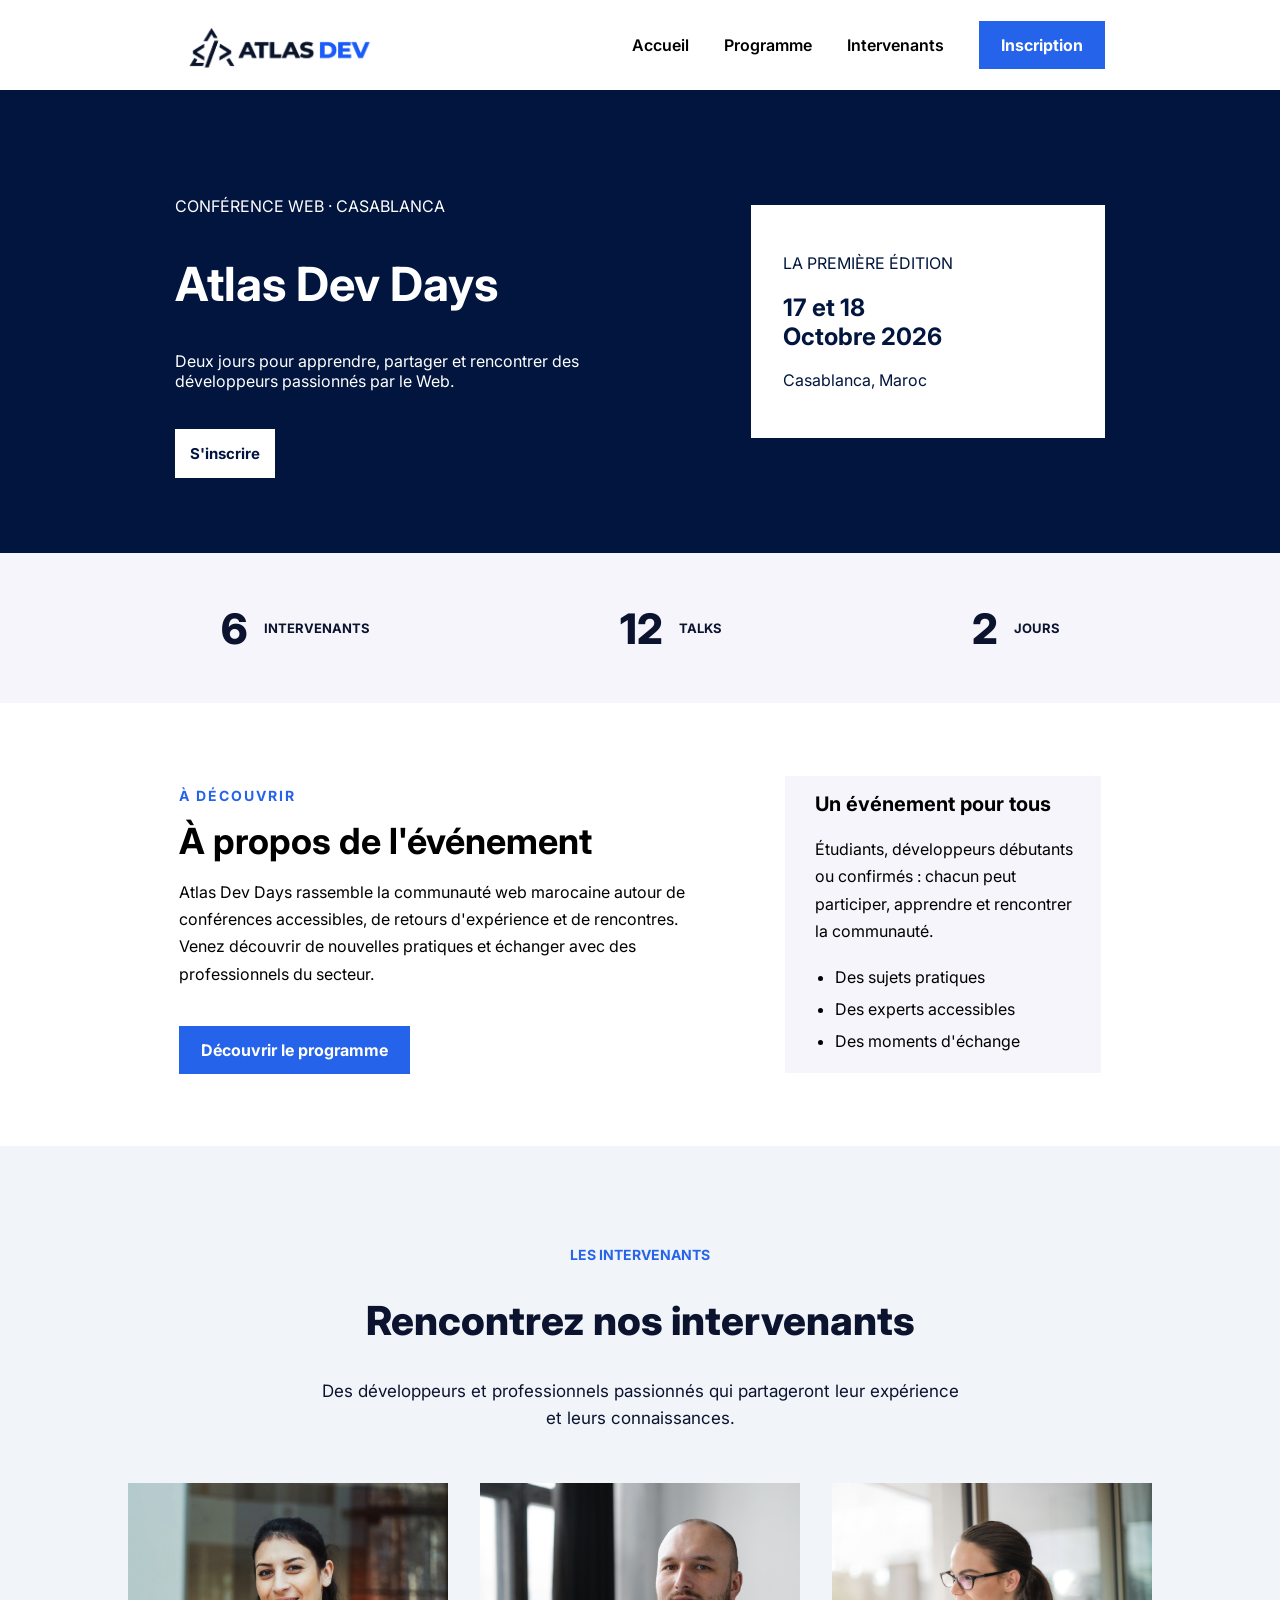
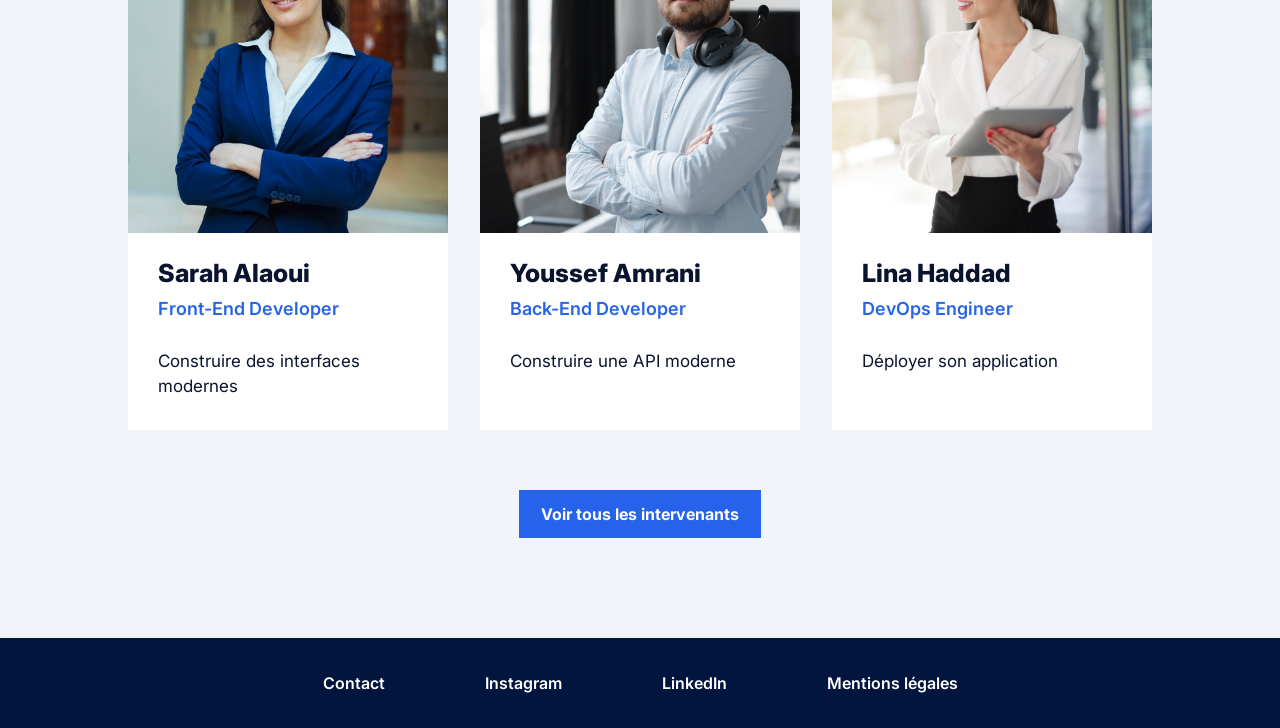
<file: index.html>
<!doctype html>
<html lang="fr">
  <head>
    <meta charset="UTF-8" />
    <meta name="viewport" content="width=device-width, initial-scale=1.0" />
    <meta
      name="description"
      content="Découvrez Atlas Dev Days 2026 à Casablanca : deux jours de conférences web, de rencontres et de partage avec des développeurs passionnés."
    />
    <title>Atlas Dev Days 2026 | Accueil</title>
    <link rel="stylesheet" href="css/style.css" />
  </head>

  <body>
    <header>
      <img src="assets/images/logo.png" alt="logo" class="image" />
      <nav>
        <a href="index.html"> Accueil</a>
        <a href="programme.html"> Programme</a>
        <a href="intervenants.html"> Intervenants</a>
        <a href="inscription.html" class="btn"> Inscription</a>
      </nav>
    </header>
    <main>
      <section class="hero">
        <div class="hero-content">
          <div class="hero-text">
            <p class="label">CONFÉRENCE WEB · CASABLANCA</p>
            <h1>Atlas Dev Days</h1>
            <p>
              Deux jours pour apprendre, partager et rencontrer des développeurs
              passionnés par le Web.
            </p>
            <p>
              <br />
            </p>
            <a href="inscription.html" class="button">S'inscrire</a>
          </div>
          <div class="hero-info">
            <p class="label">LA PREMIÈRE ÉDITION</p>
            <h2>17 et 18<br />Octobre 2026</h2>
            <p>Casablanca, Maroc</p>
          </div>
        </div>
      </section>
      <section class="stats">
        <div class="stats-div">
          <p>6</p>
          <p>INTERVENANTS</p>
        </div>
        <div class="stats-div">
          <p>12</p>
          <p>TALKS</p>
        </div>
        <div class="stats-div">
          <p>2</p>
          <p>JOURS</p>
        </div>
      </section>
      <section class="event">
        <div class="left">
          <p>À DÉCOUVRIR</p>
          <p>À propos de l'événement</p>
          <p>
            Atlas Dev Days rassemble la communauté web marocaine autour de
            conférences accessibles, de retours d'expérience et de rencontres.
            Venez découvrir de nouvelles pratiques et échanger avec des
            professionnels du secteur.
          </p>
          <p><br /></p>
          <p>
            <a href="programme.html" class="btn">Découvrir le programme</a>
          </p>
        </div>
        <div class="right">
          <h2>Un événement pour tous</h2>
          <p>
            Étudiants, développeurs débutants ou confirmés : chacun peut
            participer, apprendre et rencontrer la communauté.
          </p>

          <ul>
            <li>Des sujets pratiques</li> 
            <li>Des experts accessibles</li>
            <li>Des moments d'échange</li>
          </ul>
        </div>
      </section>
      <section class="speakers">
        <div class="speakers-header">
          <p>LES INTERVENANTS</p>
          <h2>Rencontrez nos intervenants</h2>
          <p>
            Des développeurs et professionnels passionnés qui partageront leur
            expérience et leurs connaissances.
          </p>
        </div>

        <div class="speakers-container">
          <div class="speaker-card">
            <img src="assets/images/SarahAlaoui.jpg" alt="Sarah Alaoui" />

            <div class="speaker-info">
              <h3>Sarah Alaoui</h3>
              <p class="speaker-role">Front-End Developer</p>
              <p>Construire des interfaces modernes</p>
            </div>
          </div>

          <div class="speaker-card">
            <img src="assets/images/youssefAmrani.jpg" alt="Youssef Amrani" />

            <div class="speaker-info">
              <h3>Youssef Amrani</h3>
              <p class="speaker-role">Back-End Developer</p>
              <p>Construire une API moderne</p>
            </div>
          </div>

          <div class="speaker-card">
            <img src="assets/images/linaHaddad.jpg" alt="Lina Haddad" />

            <div class="speaker-info">
              <h3>Lina Haddad</h3>
              <p class="speaker-role">DevOps Engineer</p>
              <p>Déployer son application</p>
            </div>
          </div>
        </div>
        <div class="last-btn">
          <a href="intervenants.html" class="btn">
            Voir tous les intervenants
          </a>
        </div>
      </section>
    </main>
    <footer>
      <p></p>
      <nav class="second-nav">
        <a href="#"> Contact </a>
        <a href="https://instagram.com">Instagram</a>
        <a href="https://fr.linkedin.com/"> LinkedIn</a>
        <a href="#">Mentions légales</a>
      </nav>
    </footer>
  </body>
</html>
</file>
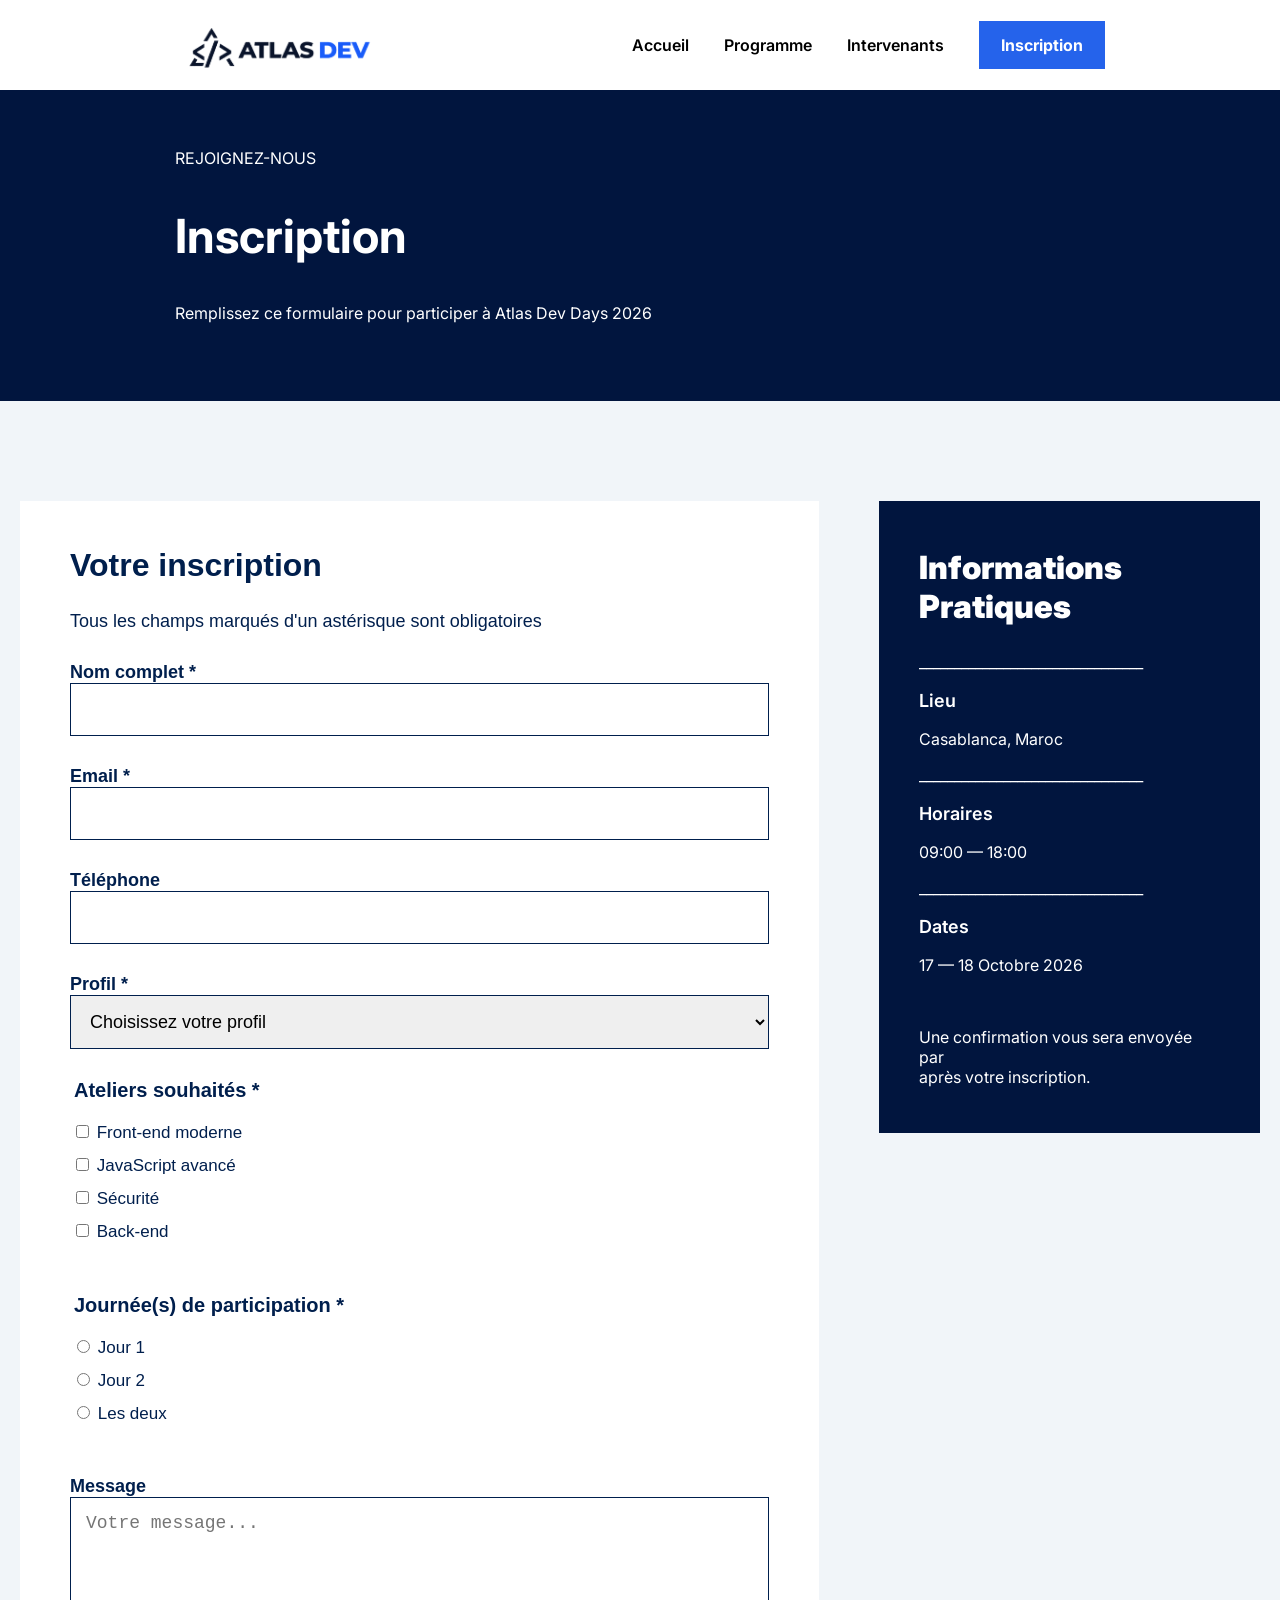
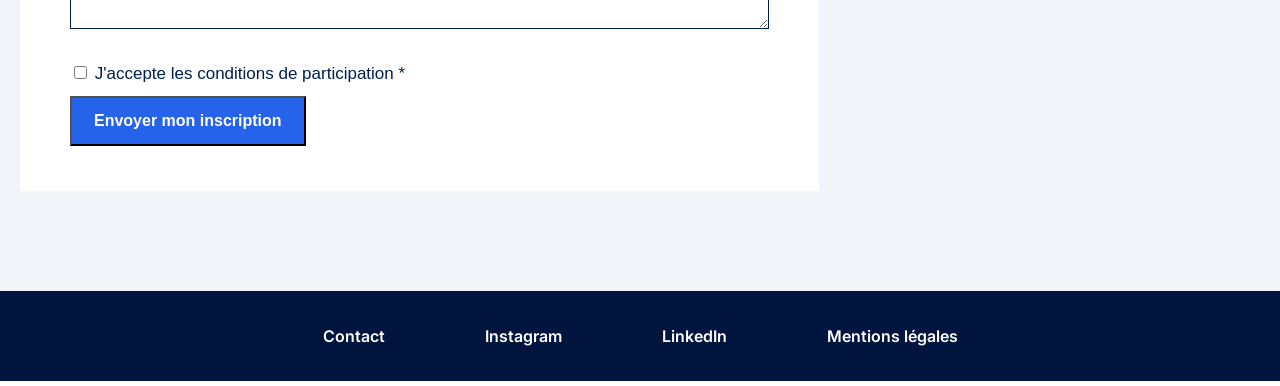
<file: inscription.html>
<!doctype html>
<html lang="fr">
  <head>
    <meta charset="UTF-8" />
    <meta name="viewport" content="width=device-width, initial-scale=1.0" />
    <meta
      name="description"
      content="Inscrivez-vous à Atlas Dev Days 2026 à Casablanca, les 17 et 18 octobre. Choisissez vos ateliers et vos journées de participation grâce à notre formulaire d'inscription."
    />
    <title>Inscription | Atlas Dev Days 2026</title>
    <link rel="stylesheet" href="css/style.css" />
  </head>

  <body>
    <header>
      <img src="assets/images/logo.png" alt="logo" class="image" />
      <nav>
        <a href="index.html"> Accueil</a>
        <a href="programme.html"> Programme</a>
        <a href="intervenants.html"> Intervenants</a>
        <a href="inscription.html" class="btn"> Inscription</a>
      </nav>
    </header>
    <main class="Intermain">
      <section class="heroInsc">
        <div class="heroInter-content">
          <p>REJOIGNEZ-NOUS</p>
          <h1>Inscription</h1>
          <p>Remplissez ce formulaire pour participer à Atlas Dev Days 2026</p>
        </div>
      </section>
      <section class="InscInf">
        <form>
          <h2 class="titre1">Votre inscription</h2>
          <p class="sous-titre2">
            Tous les champs marqués d'un astérisque sont obligatoires
          </p>
          <label for="nom" class="labelBig">Nom complet *</label>
          <input type="text" id="nom" name="nom" required minlength="3" class = "lazy-input"/>

          <label for="email" class="labelBig">Email *</label>
          <input type="email" id="email" name="email" required class = "lazy-input"/>

          <label for="telephone" class="labelBig">Téléphone </label>
          <input
            type="tel"
            id="telephone"
            name="tel"
            pattern="^(\+212|0)[5-7][0-9]{8}$"
            class = "lazy-input"
          />

          <label for="profil" class="labelBig">Profil *</label>
          <select id="profil" name="profil" required class = "lazy-input">
            <option value="">Choisissez votre profil</option>
            <option value="etudiant">Étudiant(e)</option>
            <option value="developpeur">Développeur(se)</option>
            <option value="designer">Designer</option>
            <option value="autre">Autre</option>
          </select>
          <fieldset>
            <legend>Ateliers souhaités *</legend>

            <label class="labelSmall">
              <input type="checkbox" name="ateliers" value="frontend" />
              Front-end moderne
            </label>

            <label class="labelSmall">
              <input type="checkbox" name="ateliers" value="javascript" />
              JavaScript avancé
            </label>

            <label class="labelSmall">
              <input type="checkbox" name="ateliers" value="SÉCURITÉ" />
              Sécurité
            </label>

            <label class="labelSmall">
              <input type="checkbox" name="ateliers" value="bendack" />
              Back-end
            </label>
          </fieldset>

          <fieldset>
            <legend>Journée(s) de participation *</legend>

            <label class="labelSmall">
              <input type="radio" name="journee" value="jour1" required />
              Jour 1
            </label>

            <label class="labelSmall">
              <input type="radio" name="journee" value="jour2" />
              Jour 2
            </label>

            <label class="labelSmall">
              <input type="radio" name="journee" value="les-deux" />
              Les deux
            </label>
          </fieldset>

          <label for="message" class="labelBig">Message</label>
          <textarea
            id="message"
            name="message"
            rows="5"
            placeholder="Votre message..."
            class = "lazy-input"
          ></textarea>

          <label class="labelSmall">
            <input
              type="checkbox"
              id="consentement"
              name="consentement"
              required
            />
            J'accepte les conditions de participation *
          </label>
          <button type="submit" class="btn">Envoyer mon inscription</button>
        </form>
        <aside>
          <h2 class="titre">
            Informations <br />
            Pratiques
          </h2>
          <p>________________________________</p>
          <p class="sous-titre">Lieu</p>
          <p>Casablanca, Maroc</p>
          <p>________________________________</p>

          <p class="sous-titre">Horaires</p>
          <p>09:00 — 18:00</p>
          <p>________________________________</p>

          <p class="sous-titre">Dates</p>
          <p>17 — 18 Octobre 2026</p>
          <p><br /></p>

          <p>
            Une confirmation vous sera envoyée par <br />
            après votre inscription.
          </p>
        </aside>
      </section>
    </main>
    <footer>
      <nav class="second-nav">
        <a href = "#"> Contact </a>
        <a href = "https://www.instagram.com/">Instagram</a>
        <a href = "https://fr.linkedin.com/">LinkedIn</a>
        <a href = "#">Mentions légales</a>
      </nav>
    </footer>
  </body>
</html>
</file>
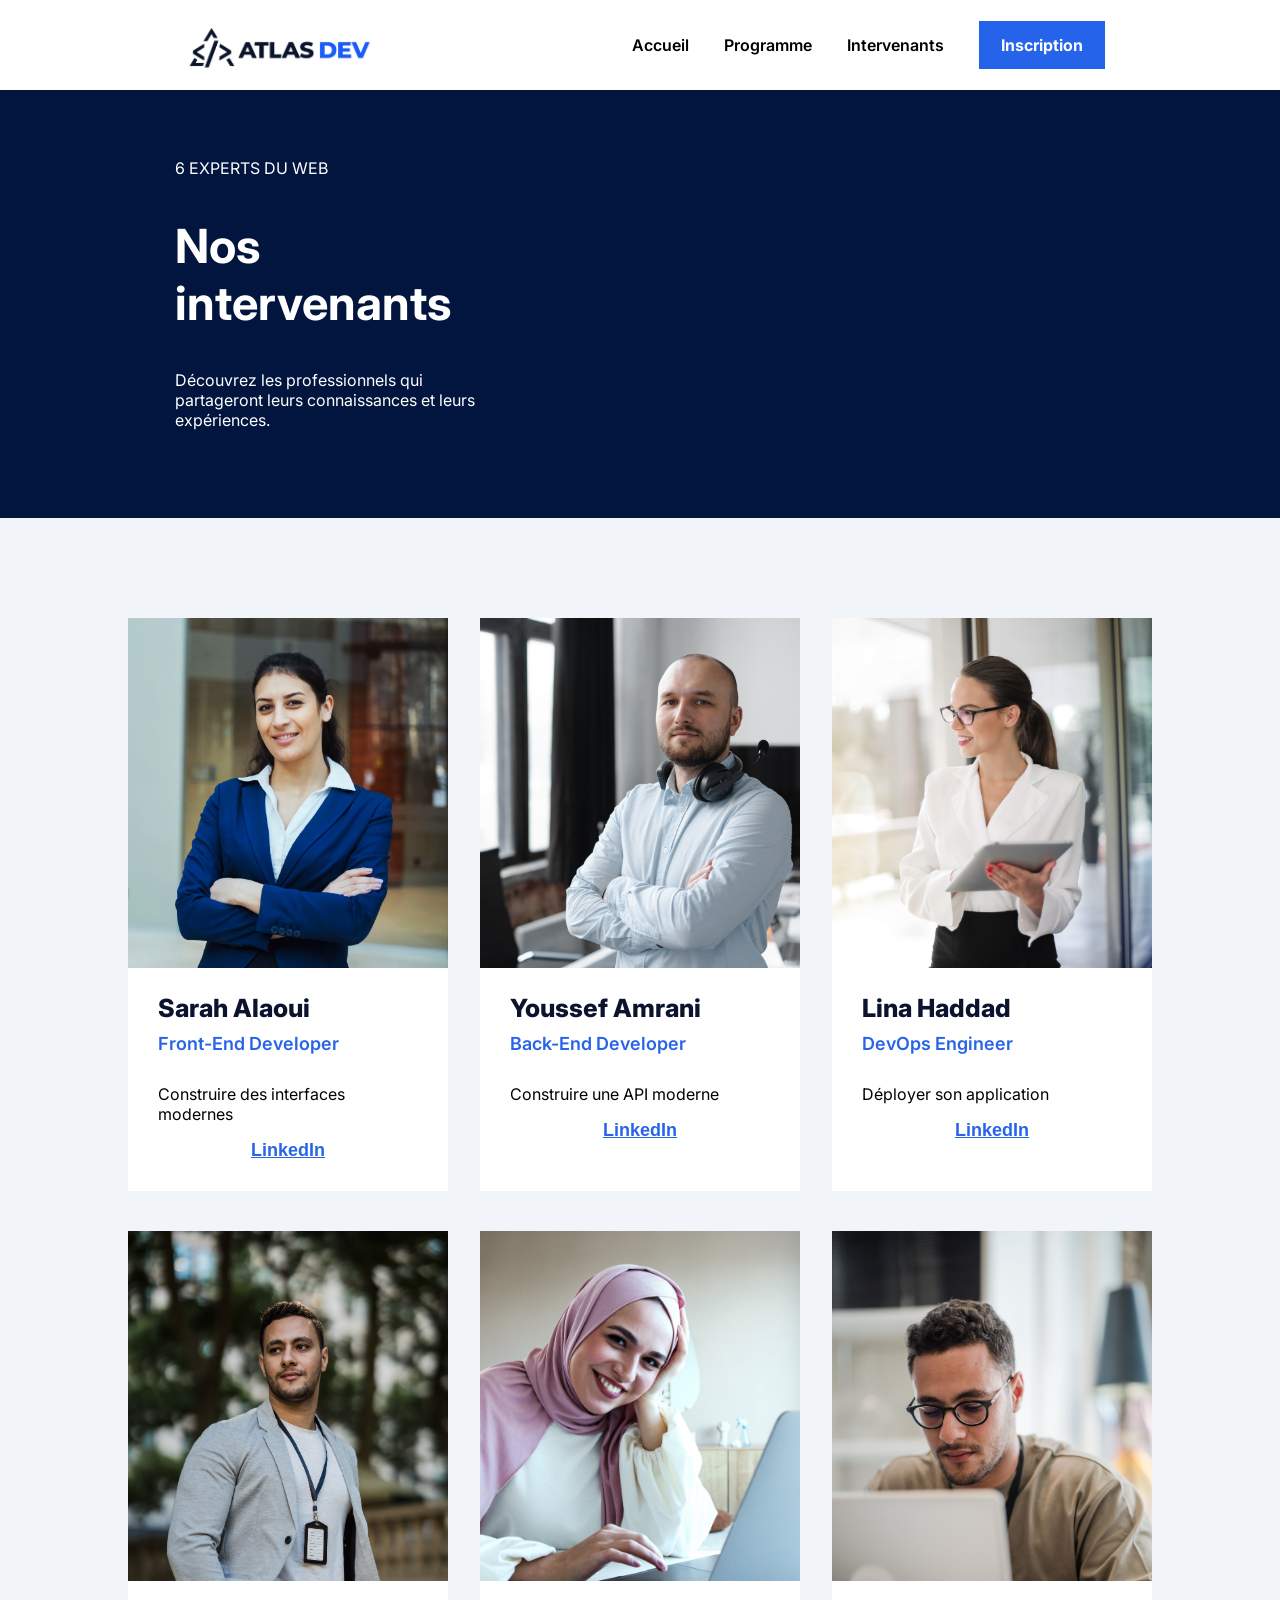
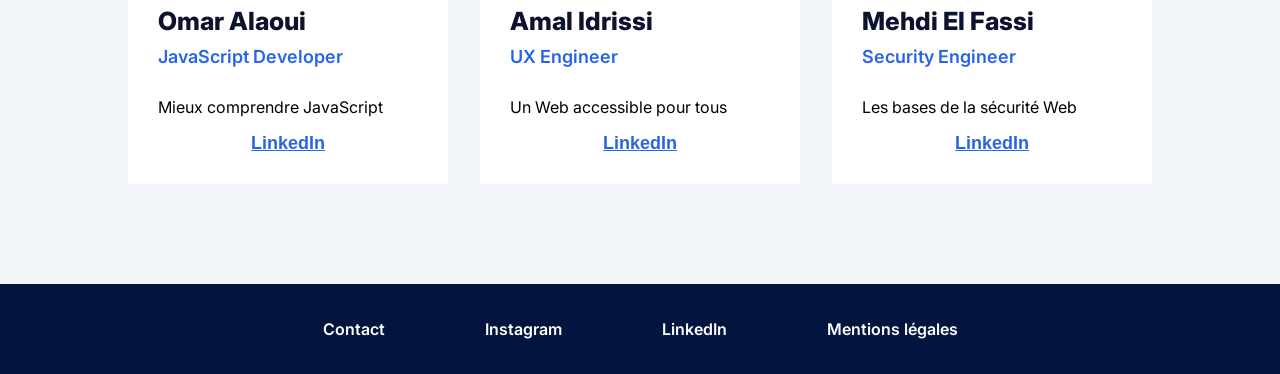
<file: intervenants.html>
<!doctype html>
<html lang="fr">
  <head>
    <meta charset="UTF-8" />
    <meta name="viewport" content="width=device-width, initial-scale=1.0" />
    <meta
      name="description"
      content="Découvrez les six intervenants d'Atlas Dev Days 2026 à Casablanca : des experts en développement Front-End, Back-End, JavaScript, DevOps, UX et sécurité Web."
    />
    <title>Nos intervenants | Atlas Dev Days 2026</title>
    <link rel="stylesheet" href="css/style.css" />
  </head>
  <body>
    <header>
      <img src="assets/images/logo.png" alt="logo" class="image" />
      <nav>
        <a href="index.html"> Accueil</a>
        <a href="programme.html"> Programme</a>
        <a href="intervenants.html"> Intervenants</a>
        <a href="inscription.html" class="btn"> Inscription</a>
      </nav>
    </header>
    <main class="Intermain">
      <section class="heroInter">
        <div class="heroInter-content">
          <p class="label">6 EXPERTS DU WEB</p>
          <h1>Nos intervenants</h1>
          <p>
            Découvrez les professionnels qui partageront leurs connaissances et
            leurs expériences.
          </p>
        </div>
      </section>
      <section class="speakers">
        <div class="speakers-container">
          <div class="speaker-card">
            <img src="assets/images/SarahAlaoui.jpg" alt="Sarah Alaoui" />
            <div class="speaker-info">
              <h3>Sarah Alaoui</h3>
              <p class="speaker-role">Front-End Developer</p>
              <p>Construire des interfaces modernes</p>
              <a href="https://fr.linkedin.com/" class="linkedin">LinkedIn</a>
            </div>
          </div>
          <div class="speaker-card">
            <img src="assets/images/youssefAmrani.jpg" alt="Youssef Amrani" />
            <div class="speaker-info">
              <h3>Youssef Amrani</h3>
              <p class="speaker-role">Back-End Developer</p>
              <p>Construire une API moderne</p>
              <a href="https://fr.linkedin.com/" class="linkedin">LinkedIn</a>
            </div>
          </div>
          <div class="speaker-card">
            <img src="assets/images/linaHaddad.jpg" alt="Lina Haddad" />
            <div class="speaker-info">
              <h3>Lina Haddad</h3>
              <p class="speaker-role">DevOps Engineer</p>
              <p>Déployer son application</p>
              <a href="https://fr.linkedin.com/" class="linkedin">LinkedIn</a>
            </div>
          </div>
        </div>
        <div>
          <br />
          <br />
        </div>
        <div class="speakers-container">
          <div class="speaker-card">
            <img src="assets/images/omarAlaoui.jpg" alt="Omar Alaoui" />
            <div class="speaker-info">
              <h3>Omar Alaoui</h3>
              <p class="speaker-role">JavaScript Developer</p>
              <p>Mieux comprendre JavaScript</p>
              <a href="https://fr.linkedin.com/" class="linkedin">LinkedIn</a>
            </div>
          </div>
          <div class="speaker-card">
            <img src="assets/images/amalIdrissi.jpg" alt="Amal Idrissi" />
            <div class="speaker-info">
              <h3>Amal Idrissi</h3>
              <p class="speaker-role">UX Engineer</p>
              <p>Un Web accessible pour tous</p>
              <a href="https://fr.linkedin.com/" class="linkedin">LinkedIn</a>
            </div>
          </div>
          <div class="speaker-card">
            <img src="assets/images/mehdiElFassi.jpg" alt="Mehdi El Fassi" />
            <div class="speaker-info">
              <h3>Mehdi El Fassi</h3>
              <p class="speaker-role">Security Engineer</p>
              <p>Les bases de la sécurité Web</p>
              <a href="https://fr.linkedin.com/" class="linkedin">LinkedIn</a>
            </div>
          </div>
        </div>
      </section>
    </main>
    <footer>
      <nav class="second-nav">
        <a href = "#"> Contact </a>
        <a href = "https://www.instagram.com/">Instagram</a>
        <a href = "https://fr.linkedin.com/">LinkedIn</a>
        <a href = "#">Mentions légales</a>
      </nav>
    </footer>
  </body>
</html>
</file>
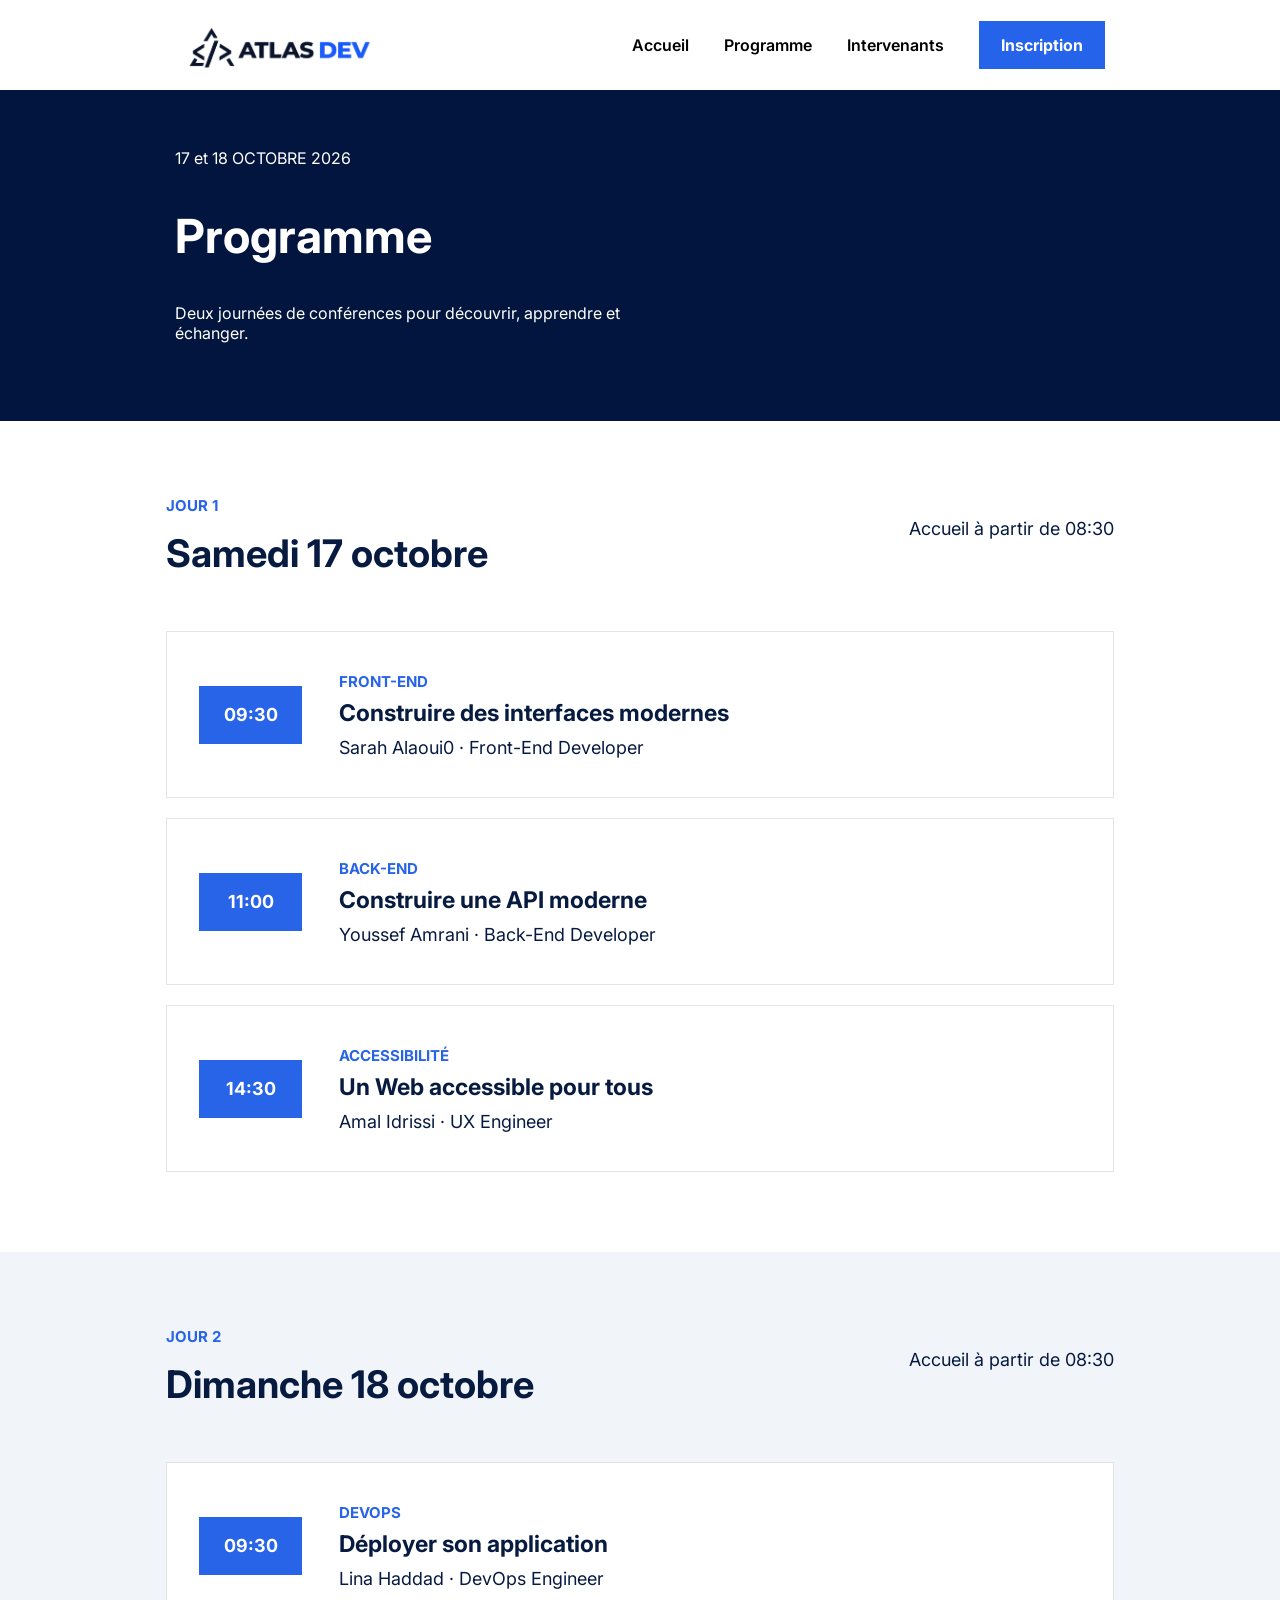
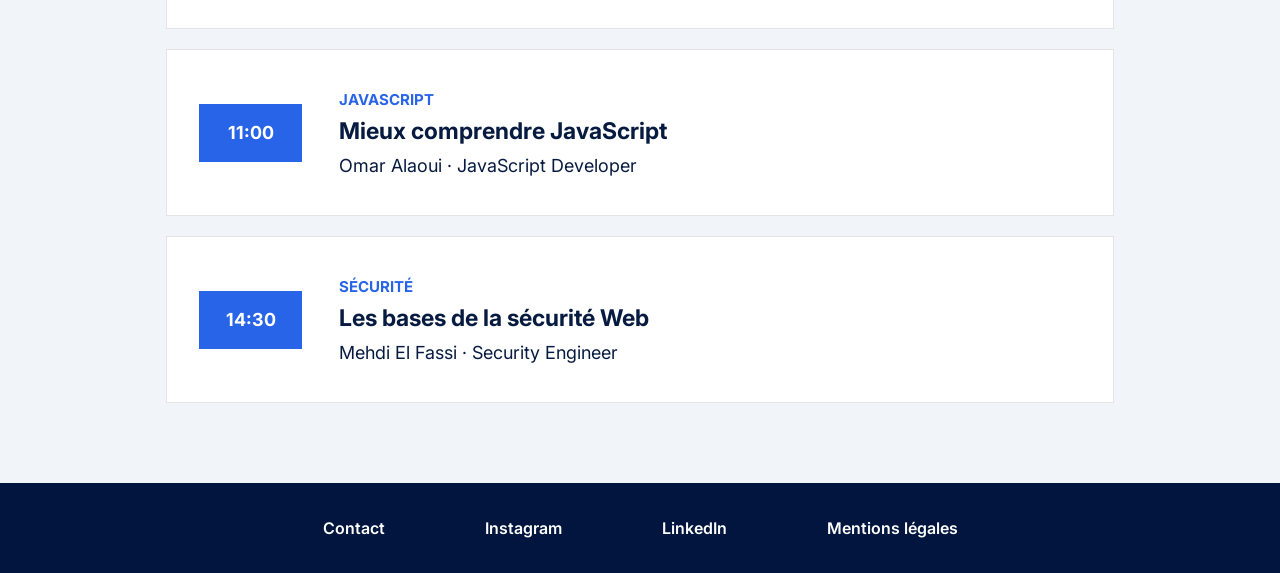
<file: programme.html>
<!doctype html>
<html lang="fr">
  <head>
    <meta charset="UTF-8" />
    <meta name="viewport" content="width=device-width, initial-scale=1.0" />
    <meta
      name="description"
      content="Découvrez le programme d'Atlas Dev Days 2026 à Casablanca : deux journées de conférences sur le Front-End, le Back-End, JavaScript, DevOps, l'accessibilité et la sécurité Web."
    />
    <title>Programme | Atlas Dev Days 2026</title>
    <link rel="stylesheet" href="css/style.css" />
  </head>
  <body>
    <header>
      <img src="assets/images/logo.png" alt="logo" class="image" />
      <nav>
        <a href="index.html"> Accueil</a>
        <a href="programme.html"> Programme</a>
        <a href="intervenants.html"> Intervenants</a>
        <a href="inscription.html" class="btn"> Inscription</a>
      </nav>
    </header>
    <main class="Intermain">
      <section class="heroInsc">
        <div class="heroInter-content">
          <p>17 et 18 OCTOBRE 2026</p>
          <h1>Programme</h1>
          <p>
            Deux journées de conférences pour découvrir, apprendre et échanger.
          </p>
        </div>
      </section>
      <section class="programmef">
        <div class="day-header">
          <div>
            <p class="day-number">JOUR 1</p>
            <h2>Samedi 17 octobre</h2>
          </div>

          <p class="welcome">Accueil à partir de 08:30</p>
        </div>
        <div class="event-card">
          <div class="event-time">09:30</div>

          <div class="event-info">
            <p class="category">FRONT-END</p>
            <h3>Construire des interfaces modernes</h3>
            <p>Sarah Alaoui0 · Front-End Developer</p>
          </div>
        </div>

        <div class="event-card">
          <div class="event-time">11:00</div>

          <div class="event-info">
            <p class="category">BACK-END</p>
            <h3>Construire une API moderne</h3>
            <p>Youssef Amrani · Back-End Developer</p>
          </div>
        </div>

        <div class="event-card">
          <div class="event-time">14:30</div>

          <div class="event-info">
            <p class="category">ACCESSIBILITÉ</p>
            <h3>Un Web accessible pour tous</h3>
            <p>Amal Idrissi · UX Engineer</p>
          </div>
        </div>
      </section>
      <section class="programme">
        <div class="day-header">
          <div>
            <p class="day-number">JOUR 2</p>
            <h2>Dimanche 18 octobre</h2>
          </div>

          <p class="welcome">Accueil à partir de 08:30</p>
        </div>

        <div class="event-card">
          <div class="event-time">09:30</div>

          <div class="event-info">
            <p class="category">DEVOPS</p>
            <h3>Déployer son application</h3>
            <p>Lina Haddad · DevOps Engineer</p>
          </div>
        </div>

        <div class="event-card">
          <div class="event-time">11:00</div>

          <div class="event-info">
            <p class="category">JAVASCRIPT</p>
            <h3>Mieux comprendre JavaScript</h3>
            <p>Omar Alaoui · JavaScript Developer</p>
          </div>
        </div>

        <div class="event-card">
          <div class="event-time">14:30</div>

          <div class="event-info">
            <p class="category">SÉCURITÉ</p>
            <h3>Les bases de la sécurité Web</h3>
            <p>Mehdi El Fassi · Security Engineer</p>
          </div>
        </div>
      </section>
    </main>
    <footer>
      <nav class="second-nav">
        <a href = "#"> Contact </a>
        <a href = "https://www.instagram.com/">Instagram</a>
        <a href = "https://fr.linkedin.com/">LinkedIn</a>
        <a href = "#">Mentions légales</a>
      </nav>
    </footer>
  </body>
</html>
</file>
<file: css/style.css>
@import url("https://fonts.googleapis.com/css2?family=Inter:opsz,wght@14..32,100..900&display=swap");
body {
  padding: 0;
  margin: 0;
  font-family: Inter, sans-serif;
}
header {
  display: flex; /* control over the element  , the elements of header can be next to each other */
  justify-content: space-between; /*It pushes the first element to the left and the last element to the right*/
  align-items: center;
  background-color: white;
  padding: 0 175px;
  height: 90px;
  border-bottom: 0.001px rgb(210, 210, 210);
}

nav {
  display: flex; /*control over the element , so like that we can have gap between them*/
  align-items: center; /*to center the element so they wont go up */
  gap: 35px;
}

nav a {
  /* here i am talking about the a inside the nav so other a wont be affected*/
  text-decoration: none; /* to remove the line under the text*/
  color: black;
  font-style: inter;
  font-weight: 600;
}

nav a.active {
  /* this one so whenever i click on link it turend bleu */
  color: #2563eb;
}

.btn {
  background-color: #2563eb;
  color: white;
  padding: 14px 22px;
  text-decoration: none;
  font-weight: 700;
  font-size: medium;
}

.image {
  height: 110px;
  width: auto;
}

footer {
  display: flex;
  height: 90px;
  background-color: #01153e;
  text-align: center;
  justify-content: center;
}

.second-nav {
  display: flex;
  align-items: center;
  gap: 100px;
}

.second-nav a {
  display: flex;
  color: white;
  align-items: center;
}

.hero {
  padding: 90px 175px;
  color: white;
  background-color: #01153e;
}
.hero-content {
  display: flex;
  align-items: center;
  justify-content: space-between;
  gap: 80px;
}

.hero-info {
  min-width: 290px;
  padding: 32px;
  color: #01153e;
  background-color: white;
}

h1 {
  font-family: "Inter";
  font-weight: 900px;
  font-size: 47px;
}

.button {
  padding: 15px 15px;
  background-color: white;
  color: #01153e;
  font-style: inter;
  font-weight: 700;
  text-decoration: none;
  font-size: 15px;
}
.stats {
  height: 150px;
  background-color: #f6f5fc;
  display: flex;
  align-items: center;
  justify-content: center;
  gap: 250px;
}

.stats-div {
  display: flex;
  align-items: center;
  gap: 16px;
}
.stats-div p:first-child {
  font-size: 42px;
  font-weight: 800;
  color: #0b132f;
}

.stats-div p:last-child {
  font-size: 13px;
  font-weight: 700;
  color: #0b132f;
}

.event {
  display: flex;
  align-items: center;
  background-color: white;
  justify-content: space-between;
  gap: 80px;
  padding: 70px 14%;
}

.left > p:first-child {
  font-size: 14px;
  font-weight: bold;
  color: #2563eb;
  letter-spacing: 2px;
}

.left > p:nth-child(2) {
  font-size: 36px;
  font-weight: bold;
  margin: 15px 0;
}

.left > p:nth-child(3) {
  font-size: 16px;
  line-height: 1.7;
}

.right {
  padding-left: 30px;
  padding-right: 20px;
  background-color: #f6f5fc;
}

.right h2 {
  font-size: 20px;
  margin-bottom: 20px;
}

.right p {
  font-size: 16px;
  line-height: 1.7;
}

.right ul {
  padding-left: 20px;
  line-height: 2;
}

.right li {
  font-size: 16px;
}
.speakers {
  background-color: #f1f5f9;
  padding: 100px 10%;
}

.speakers-header {
  text-align: center;
  margin-bottom: 50px;
}

.speakers-header > p:first-child {
  color: #2864e8;
  font-size: 14px;
  font-weight: 700;
  margin: 0 0 12px;
}

.speakers-header h2 {
  color: #0b132f;
  font-size: 40px;
  font-weight: 800;
}

.speakers-header > p:last-child {
  color: #0b132f;
  font-size: 17px;
  line-height: 1.6;
  margin: 0 auto;
  max-width: 650px;
}

.speakers-container {
  display: flex;
  justify-content: center;
  gap: 32px;
}

.speaker-card {
  background-color: white;
  width: 100%;
  max-width: 445px;
}

.speaker-card img {
  width: 100%;
  height: 350px;
  display: block;
  object-fit: cover;  /*all the speaker photos can have the same dimensions without looking stretched or distorted*/
}

.speaker-info {
  padding: 25px 30px 30px;
}

.speaker-info h3 {
  color: #0b132f;
  font-size: 25px;
  font-weight: 800;
  margin: 0 0 10px; /*we only gonna work on marging bottom*/
}

.speaker-role {
  color: #2864e8;
  font-size: 18px;
  font-weight: 600;
  margin: 0 0 30px;
}

.speaker-info > p:last-child {
  color: #0b132f;
  font-size: 17px;
  line-height: 1.5;
  margin: 0;
}
.heroInter-content {
  font-family: Inter;
  padding-right: 600px;
}
.heroInter {
  padding-top: 52px;
  padding-bottom: 72px;
  padding-left: 175px;
  padding-right: 175px;
  color: white;
  background-color: #01153e;
}
.Intermain {
  background-color: #f6f5fc;
}

.heroInsc {
  padding-top: 42px;
  padding-bottom: 62px;
  padding-left: 175px;
  color: white;
  background-color: #01153e;
}
.programme {
  background-color: #f1f5f9;
  padding: 60px 13%;
}

.day-header {
  display: flex;
  justify-content: space-between;
  align-items: center;
  margin-bottom: 55px;
}

.day-number {
  color: #2563eb;
  font-size: 15px;
  font-weight: 700;
  margin-bottom: 15px;
}

.day-header h2 {
  color: #071b41;
  font-size: 38px;
  margin: 0;
}

.welcome {
  color: #071b41;
  font-size: 18px;
}

.event-card {
  background-color: white;
  min-height: 165px;
  margin-bottom: 20px;

  display: grid;
  grid-template-columns: 110px 1fr;
  align-items: center;
  border: 0.001px solid rgb(229, 228, 228);
  padding: 0 32px;
}
.event-time {
  background-color: #2864e8;
  color: white;

  width: 103px;
  height: 58px;

  display: flex;
  justify-content: center;
  align-items: center;

  font-size: 18px;
  font-weight: 700;
}

.event-info {
  padding-left: 30px;
}

.category {
  color: #2864e8;
  font-size: 15px;
  font-weight: 700;
  margin: 0 0 8px;
}

.event-info h3 {
  color: #071b41;
  font-size: 23px;
  margin: 0 0 10px;
}

.event-info p:last-child {
  color: #071b41;
  font-size: 18px;
  margin: 0;
}

.programmef {
  background-color: white;
  padding: 60px 13%;
}

form {
  width: 700px;
  padding: 45px 50px;
  background-color: white;
  font-family: Arial;
  color: #001f4d;
}

.InscInf {
  display: flex;
  gap: 60px;
  align-items: flex-start;
  justify-content: center;
  padding: 100px 20px;
  background-color: #f1f5f9;
}
aside {
  color: white;
  background-color: #01153e;
  padding: 20px;
  padding-left: 40px;
  padding-right: 40px;
  padding-bottom: 30px;
}

.titre1 {
  font-weight: 900;
  font-size: xx-large;
  margin-top: 1px;
}
.titre {
  font-weight: 900;
  font-size: xx-large;
}
.sous-titre {
  font-weight: 600;
  font-size: large;
}
.sous-titre2 {
  font-weight: 400;
  font-size: large;
  margin-top: 1px;
  margin-bottom: 30px;
}

.labelBig {
  font-size: 18px;
  font-weight: bold;
  padding-bottom: 12px;
}
.labelSmall {
  font-size: 17px;
  padding-bottom: 12px;
  display: block;
}

.lazy-input {
  width: 100%;
  padding: 15px;
  margin-bottom: 30px;
  border: 1px solid #001f4d;
  font-size: 18px;
  box-sizing: border-box;
}

fieldset {
  display: block;
  border: none;
  padding: 0;
  margin-bottom: 40px;
}
legend {
  font-size: 20px;
  font-weight: bold;
  margin-bottom: 20px;
}

.last-btn {
  padding-top: 60px;
  display: flex;
  align-items: center;
  background-color: #f1f5f9;
  justify-content: center;
}

.linkedin {
  display: flex;
  align-items: center;
  color: #2864e8;
  justify-content: center;
  font-weight: 600;
  font-size: large;
  font-family: Arial ;
}
</file>
